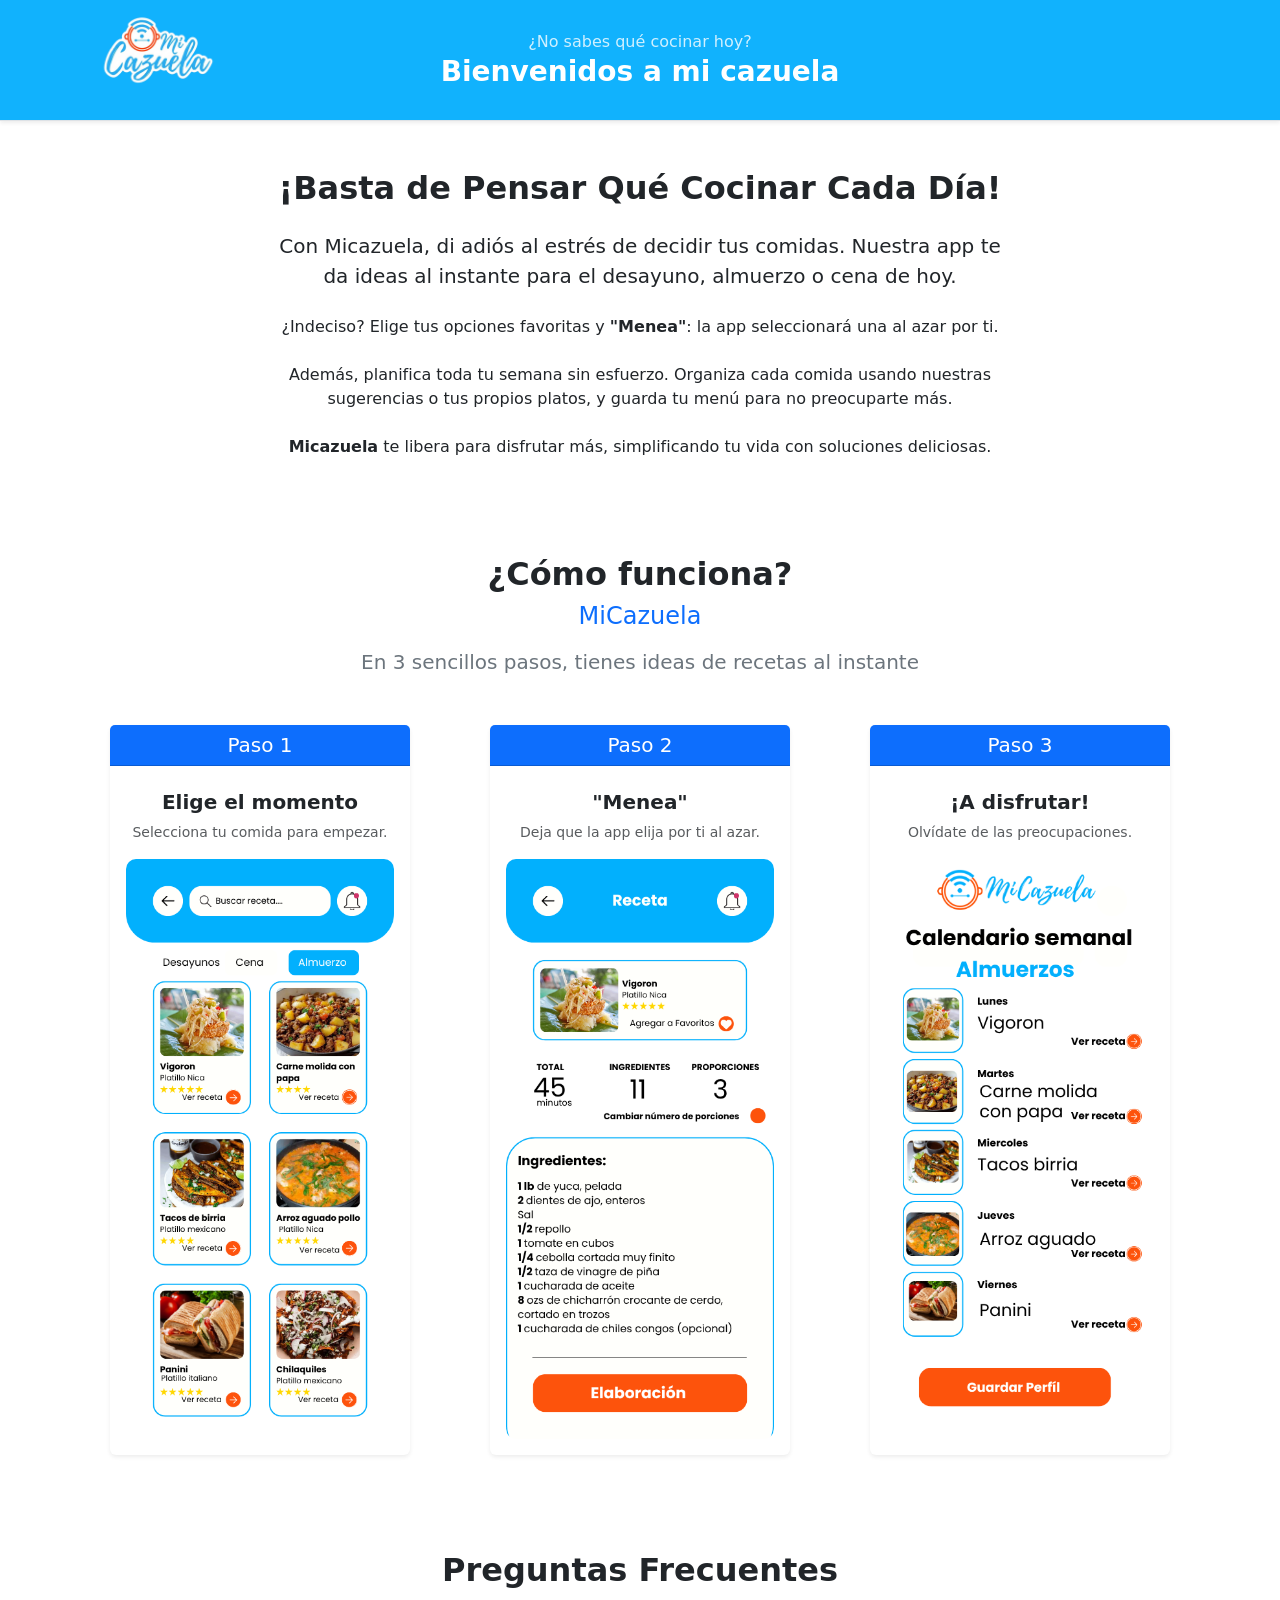
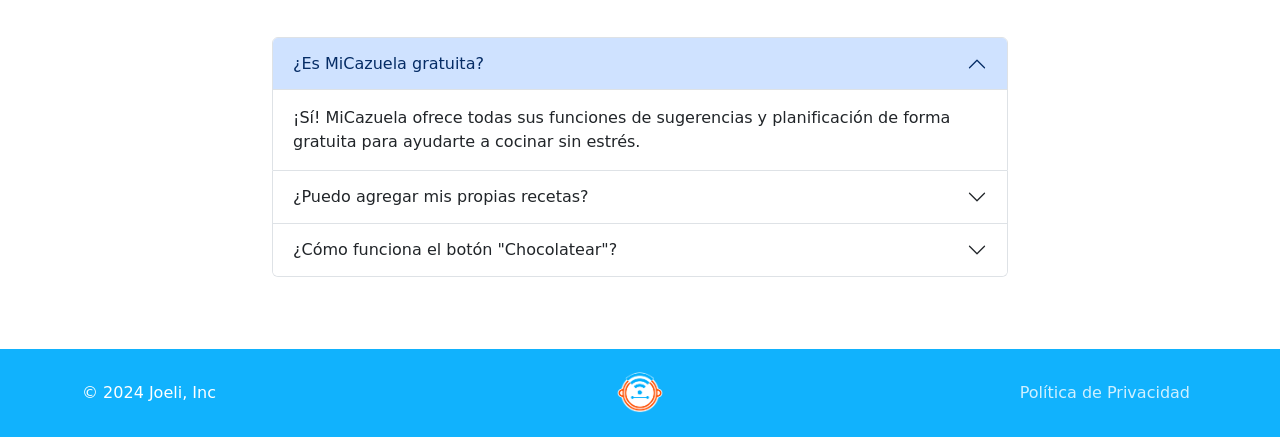
<file: index.html>
<!DOCTYPE html>
<html lang="es">
<head>
    <meta charset="UTF-8">
    <meta name="viewport" content="width=device-width, initial-scale=1.0">
    <link rel="icon" href="nacatamal/logo Micazuela, color, negativo y positivo .png" type="image/png" sizes="16x16">
    <title>Mi cazuela</title>
    <link rel="stylesheet" href="style.css">
    <link href="https://cdn.jsdelivr.net/npm/bootstrap@5.3.0/dist/css/bootstrap.min.css" rel="stylesheet">
    <link rel="stylesheet" href="https://cdn.jsdelivr.net/npm/bootstrap-icons@1.11.0/font/bootstrap-icons.css">

</head>

<body class="d-flex flex-column min-vh-100">

<header id="mi-header" class="border-bottom shadow-sm">
    <div class="container">
        <div class="row align-items-center">
            
            <div class="col-md-3 text-center text-md-start">
                <img src="nacatamal/logo con letras.png" 
                     alt="Logo" 
                     class="logo-header-grande">
            </div>

            <div class="col-md-6 text-center">
                <h3 class="h6 mb-1 d-none d-md-block">¿No sabes qué cocinar hoy?</h3>
                <h1 class="h3 fw-bold mb-0">Bienvenidos a mi cazuela</h1>
            </div>

            <div class="col-md-3 d-none d-md-block"></div>
            
        </div>
    </div>
</header>

    <main class="flex-shrink-0">
        <section class="container my-5 text-center">
            <div class="row justify-content-center">
                <div class="col-lg-8">
                    <h2 class="fw-bold mb-4">¡Basta de Pensar Qué Cocinar Cada Día!</h2>
                    <p class="lead mb-4">
                        Con <strong>Micazuela</strong>, di adiós al estrés de decidir tus comidas. 
                        Nuestra app te da ideas al instante para el desayuno, almuerzo o cena de hoy.
                    </p>
                    <p class="mb-4">
                        ¿Indeciso? Elige tus opciones favoritas y <strong>"Menea"</strong>: la app seleccionará una al azar por ti.
                    </p>
                    <p class="mb-4">
                        Además, planifica toda tu semana sin esfuerzo. Organiza cada comida usando nuestras sugerencias 
                        o tus propios platos, y guarda tu menú para no preocuparte más.
                    </p>
                    <p class="mb-4">
                        <strong>Micazuela</strong> te libera para disfrutar más, simplificando tu vida con soluciones deliciosas.
                    </p>
                </div>
            </div>
        </section>


<section class="container my-5 py-4 text-center">
    <h2 class="fw-bold text-dark">¿Cómo funciona?</h2>
    <p class="h4 text-primary mb-3">MiCazuela</p>
    <p class="lead mb-5 text-secondary">En 3 sencillos pasos, tienes ideas de recetas al instante</p>
    
    <div class="row g-4 justify-content-center">
        <div class="col-12 col-md-4 d-flex justify-content-center">
            <div class="card shadow-sm border-0 h-100" style="max-width: 300px;">
                <h5 class="card-header bg-primary text-white py-2">Paso 1</h5>
                <div class="card-body p-3 d-flex flex-column align-items-center">
                    <h5 class="card-title mt-2 fw-bold">Elige el momento</h5>
                    <p class="card-text small text-muted mb-3">Selecciona tu comida para empezar.</p>
                    
                    <img src="nacatamal/seleccion.png" alt="Selección" 
                        class="img-fluid"
                        style="border-radius: 10px; width: 100%; height: auto; object-fit: cover;">
                </div>
            </div>
        </div>

        <div class="col-12 col-md-4 d-flex justify-content-center">
            <div class="card shadow-sm border-0 h-100" style="max-width: 300px;">
                <h5 class="card-header bg-primary text-white py-2">Paso 2</h5>
                <div class="card-body p-3 d-flex flex-column align-items-center">
                    <h5 class="card-title mt-2 fw-bold">"Menea"</h5>
                    <p class="card-text small text-muted mb-3">Deja que la app elija por ti al azar.</p>
                    
                    <img src="nacatamal/receta.png" alt="Receta" 
                        class="img-fluid"
                        style="border-radius: 10px; width: 100%; height: auto; object-fit: cover;">
                </div>
            </div>
        </div>

        <div class="col-12 col-md-4 d-flex justify-content-center">
            <div class="card shadow-sm border-0 h-100" style="max-width: 300px;">
                <h5 class="card-header bg-primary text-white py-2">Paso 3</h5>
                <div class="card-body p-3 d-flex flex-column align-items-center">
                    <h5 class="card-title mt-2 fw-bold">¡A disfrutar!</h5>
                    <p class="card-text small text-muted mb-3">Olvídate de las preocupaciones.</p>
                    
                    <img src="nacatamal/8.png" alt="Disfrutar" 
                        class="img-fluid"
                        style="border-radius: 10px; width: 100%; height: auto; object-fit: cover;">
                </div>
            </div>
        </div>
    </div>
</section>

<section class="container my-5 py-4">
    <h2 class="fw-bold text-center mb-5">Preguntas Frecuentes</h2>
    
    <div class="row justify-content-center">
        <div class="col-lg-8">
            <div class="accordion" id="accordionFAQ">
                
                <div class="accordion-item">
                    <h2 class="accordion-header">
                        <button class="accordion-button" type="button" data-bs-toggle="collapse" data-bs-target="#collapseOne" aria-expanded="true" aria-controls="collapseOne">
                            ¿Es MiCazuela gratuita?
                        </button>
                    </h2>
                    <div id="collapseOne" class="accordion-collapse collapse show" data-bs-parent="#accordionFAQ">
                        <div class="accordion-body">
                            ¡Sí! MiCazuela ofrece todas sus funciones de sugerencias y planificación de forma gratuita para ayudarte a cocinar sin estrés.
                        </div>
                    </div>
                </div>

                <div class="accordion-item">
                    <h2 class="accordion-header">
                        <button class="accordion-button collapsed" type="button" data-bs-toggle="collapse" data-bs-target="#collapseTwo" aria-expanded="false" aria-controls="collapseTwo">
                            ¿Puedo agregar mis propias recetas?
                        </button>
                    </h2>
                    <div id="collapseTwo" class="accordion-collapse collapse" data-bs-parent="#accordionFAQ">
                        <div class="accordion-body">
                            ¡Por supuesto! Puedes añadir tus platos favoritos al sistema para que también aparezcan cuando decidas "Menear" tu menú.
                        </div>
                    </div>
                </div>

                <div class="accordion-item">
                    <h2 class="accordion-header">
                        <button class="accordion-button collapsed" type="button" data-bs-toggle="collapse" data-bs-target="#collapseThree" aria-expanded="false" aria-controls="collapseThree">
                            ¿Cómo funciona el botón "Chocolatear"?
                        </button>
                    </h2>
                    <div id="collapseThree" class="accordion-collapse collapse" data-bs-parent="#accordionFAQ">
                        <div class="accordion-body">
                            Es nuestra función estrella. Si no sabes qué elegir, el sistema toma tus opciones favoritas y selecciona una al azar para ahorrarte la fatiga de decidir.
                        </div>
                    </div>
                </div>

            </div>
        </div>
    </div>
</section>
    </main>

<footer class="footer mt-auto py-3 footer-azul">
    <div class="container d-flex flex-wrap justify-content-between align-items-center">
        
        <div class="col-md-4 mb-0 text-start">
            <p>© 2024 Joeli, Inc</p>
        </div>

        <div class="col-md-4 d-flex justify-content-center mb-3 mb-md-0">
            <img src="nacatamal/logo Micazuela, color, negativo y positivo .png" 
                 alt="Logo Mi Cazuela" 
                 class="logo-como-icono">
        </div>

        <div class="col-md-4">
            <ul class="nav justify-content-end">
                <li class="nav-item">
                    <a href="politicas.html" class="nav-link px-2 enlace-footer">Política de Privacidad</a>
                </li>
            </ul>
        </div>
        
    </div>
</footer>

    <script src="https://cdn.jsdelivr.net/npm/bootstrap@5.3.0/dist/js/bootstrap.bundle.min.js"></script>
</body>
</html>
</file>
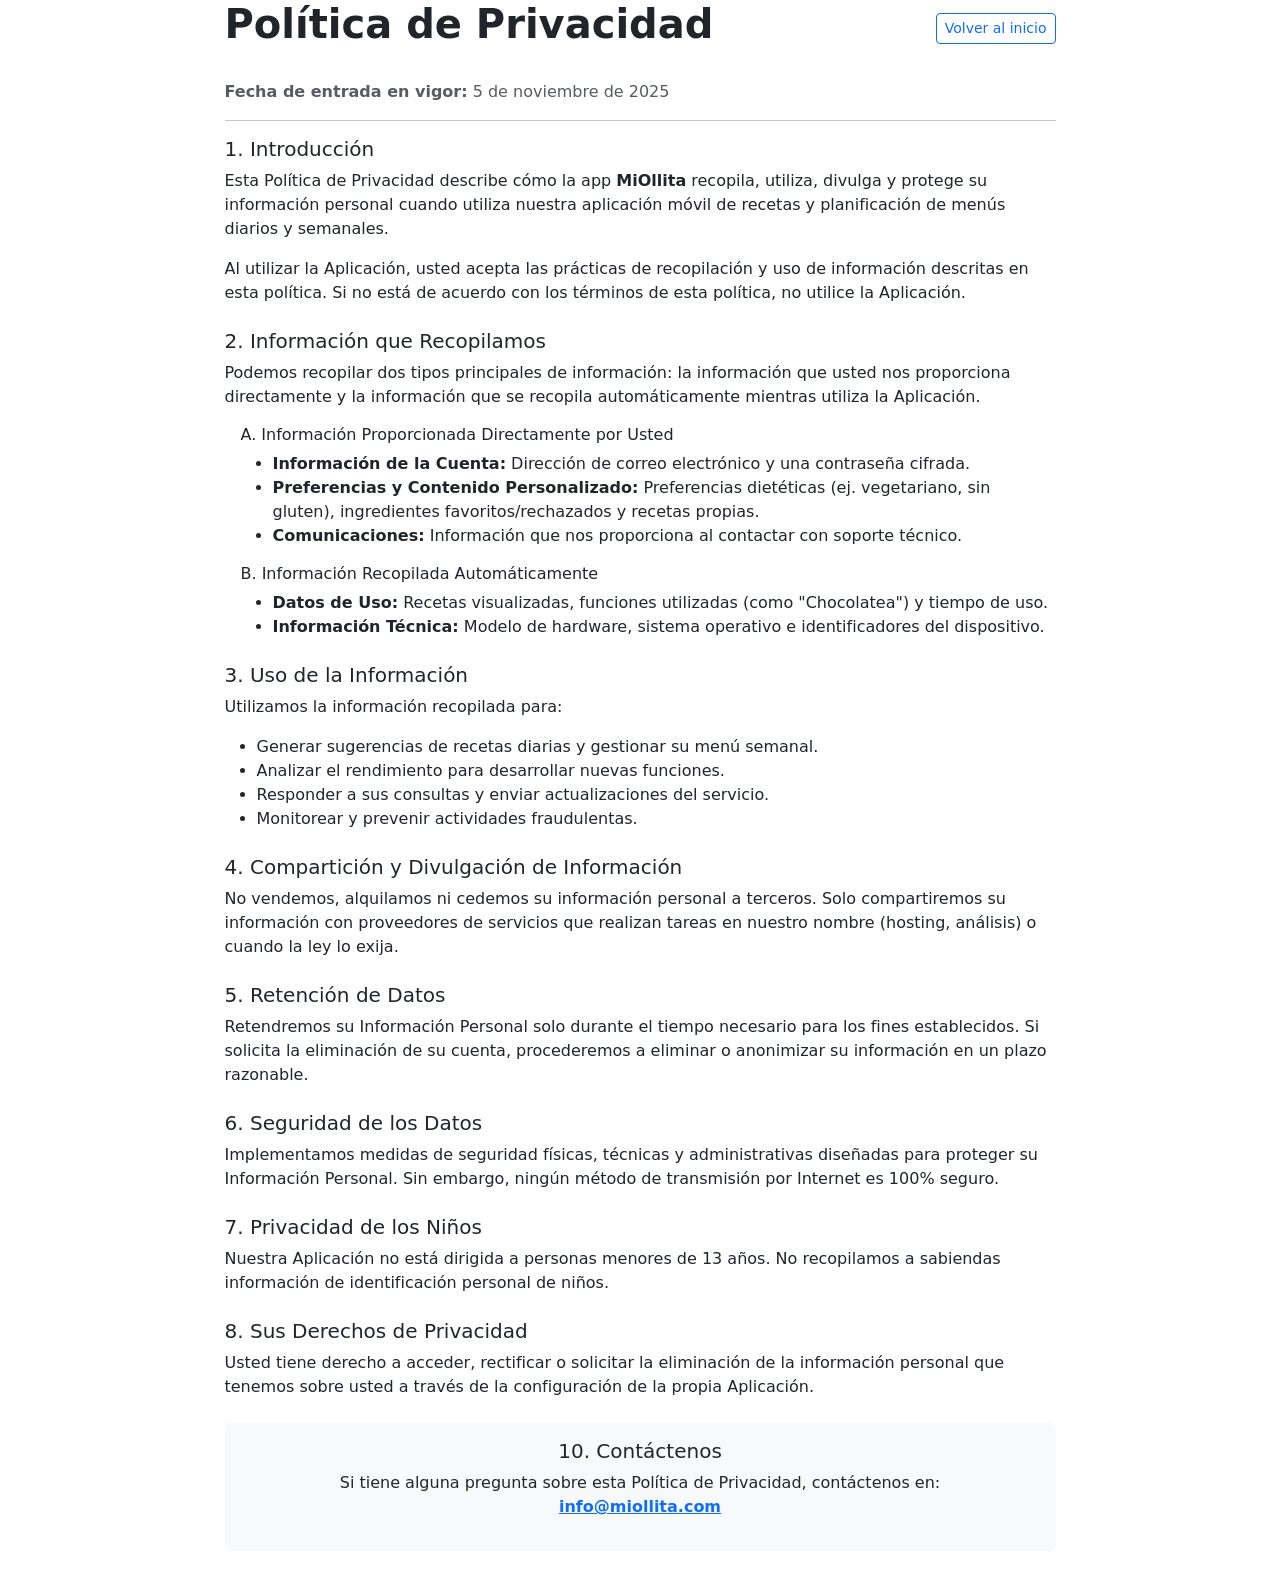
<file: politicas.html>
<!DOCTYPE html>
<html lang="es">
<head>
    <meta charset="UTF-8">
    <meta name="viewport" content="width=device-width, initial-scale=1.0">
    <title>Política de Privacidad - MiOllita</title>
    <link href="https://cdn.jsdelivr.net/npm/bootstrap@5.3.0/dist/css/bootstrap.min.css" rel="stylesheet">
    <link rel="stylesheet" href="style.css">
    
</head>
<body>

    <div class="container">
        <div class="row justify-content-center">
            <div class="col-lg-9 policy-container">
                
                <div class="d-flex justify-content-between align-items-center mb-4">
                    <h1 class="fw-bold">Política de Privacidad</h1>
                    <a href="index.html" class="btn btn-outline-primary btn-sm">Volver al inicio</a>
                </div>

                <p class="text-muted"><strong>Fecha de entrada en vigor:</strong> 5 de noviembre de 2025</p>
                <hr>

                <section class="mb-4">
                    <h5>1. Introducción</h5>
                    <p>Esta Política de Privacidad describe cómo la app <strong>MiOllita</strong> recopila, utiliza, divulga y protege su información personal cuando utiliza nuestra aplicación móvil de recetas y planificación de menús diarios y semanales.</p>
                    <p>Al utilizar la Aplicación, usted acepta las prácticas de recopilación y uso de información descritas en esta política. Si no está de acuerdo con los términos de esta política, no utilice la Aplicación.</p>
                </section>

                <section class="mb-4">
                    <h5>2. Información que Recopilamos</h5>
                    <p>Podemos recopilar dos tipos principales de información: la información que usted nos proporciona directamente y la información que se recopila automáticamente mientras utiliza la Aplicación.</p>
                    
                    <div class="ms-3">
                        <h6>A. Información Proporcionada Directamente por Usted</h6>
                        <ul>
                            <li><strong>Información de la Cuenta:</strong> Dirección de correo electrónico y una contraseña cifrada.</li>
                            <li><strong>Preferencias y Contenido Personalizado:</strong> Preferencias dietéticas (ej. vegetariano, sin gluten), ingredientes favoritos/rechazados y recetas propias.</li>
                            <li><strong>Comunicaciones:</strong> Información que nos proporciona al contactar con soporte técnico.</li>
                        </ul>

                        <h6>B. Información Recopilada Automáticamente</h6>
                        <ul>
                            <li><strong>Datos de Uso:</strong> Recetas visualizadas, funciones utilizadas (como "Chocolatea") y tiempo de uso.</li>
                            <li><strong>Información Técnica:</strong> Modelo de hardware, sistema operativo e identificadores del dispositivo.</li>
                        </ul>
                    </div>
                </section>

                <section class="mb-4">
                    <h5>3. Uso de la Información</h5>
                    <p>Utilizamos la información recopilada para:</p>
                    <ul>
                        <li>Generar sugerencias de recetas diarias y gestionar su menú semanal.</li>
                        <li>Analizar el rendimiento para desarrollar nuevas funciones.</li>
                        <li>Responder a sus consultas y enviar actualizaciones del servicio.</li>
                        <li>Monitorear y prevenir actividades fraudulentas.</li>
                    </ul>
                </section>

                <section class="mb-4">
                    <h5>4. Compartición y Divulgación de Información</h5>
                    <p>No vendemos, alquilamos ni cedemos su información personal a terceros. Solo compartiremos su información con proveedores de servicios que realizan tareas en nuestro nombre (hosting, análisis) o cuando la ley lo exija.</p>
                </section>

                <section class="mb-4">
                    <h5>5. Retención de Datos</h5>
                    <p>Retendremos su Información Personal solo durante el tiempo necesario para los fines establecidos. Si solicita la eliminación de su cuenta, procederemos a eliminar o anonimizar su información en un plazo razonable.</p>
                </section>

                <section class="mb-4">
                    <h5>6. Seguridad de los Datos</h5>
                    <p>Implementamos medidas de seguridad físicas, técnicas y administrativas diseñadas para proteger su Información Personal. Sin embargo, ningún método de transmisión por Internet es 100% seguro.</p>
                </section>

                <section class="mb-4">
                    <h5>7. Privacidad de los Niños</h5>
                    <p>Nuestra Aplicación no está dirigida a personas menores de 13 años. No recopilamos a sabiendas información de identificación personal de niños.</p>
                </section>

                <section class="mb-4">
                    <h5>8. Sus Derechos de Privacidad</h5>
                    <p>Usted tiene derecho a acceder, rectificar o solicitar la eliminación de la información personal que tenemos sobre usted a través de la configuración de la propia Aplicación.</p>
                </section>

                <section class="mb-4 text-center py-3 bg-light rounded">
                    <h5>10. Contáctenos</h5>
                    <p>Si tiene alguna pregunta sobre esta Política de Privacidad, contáctenos en:<br>
                    <a href="mailto:info@miollita.com" class="fw-bold">info@miollita.com</a></p>
                </section>

            </div>
        </div>
    </div>

    <script src="https://cdn.jsdelivr.net/npm/bootstrap@5.3.0/dist/js/bootstrap.bundle.min.js"></script>
</body>
</html>
</file>
<file: style.css>
/* ==========================================================================
   CONFIGURACIÓN GLOBAL Y HEADER
   ========================================================================== */
#mi-header {
    background-color: #11b2fd !important;
    min-height: 120px;
    display: flex;
    align-items: center; /* Centrado vertical */
}

/* Tipografía del Header */
#mi-header h1 {
    color: white !important;
    line-height: 1.2;
}

#mi-header h3 {
    color: rgba(255, 255, 255, 0.8) !important;
}

/* Ajuste del Logo Responsivo */
.logo-header-grande {
    width: 150px; /* Tamaño máximo en PC */
    height: auto;
    max-height: 120px;
    object-fit: contain;
    transition: all 0.3s ease;
}

/* AJUSTES PARA MÓVILES (Celulares) */
@media (max-width: 768px) {
    #mi-header {
        padding: 25px 0;
    }
    
    .logo-header-grande {
        width: 100px; /* Se reduce para no saturar */
        margin-bottom: 15px;
    }

    /* Forzamos que en móvil el logo quede arriba y el texto abajo */
    #mi-header .row {
        flex-direction: column;
    }
    
    #mi-header .col-4, 
    #mi-header .col-8 {
        width: 100%;
        text-align: center !important;
    }
}
/* ==========================================================================
   SECCIÓN "CÓMO FUNCIONA" (CARDS Y RESPONSIVIDAD)
   ========================================================================== */

/* Hace que la card se ajuste al contenido (imagen) */
.card-ajustada {
    width: fit-content;
    border: none !important;
    transition: transform 0.2s ease-in-out;
}

.card-ajustada:hover {
    transform: translateY(-5px);
}

/* Estilo de la imagen con el borde de 50px pedido */
.img-pasos {
    border-radius: 50px;
    display: block;
    max-width: 250px; /* Tamaño máximo en PC */
    height: auto;
    margin: 0 auto;
}

/* Ajuste para que en móviles la imagen sea fluida */
@media (max-width: 768px) {
    .img-pasos {
        max-width: 100%;
        width: 200px; /* Tamaño un poco más pequeño en móvil para que no sature */
    }
}

/* ==========================================================================
   FOOTER (AZUL Y TEXTO BLANCO)
   ========================================================================== */
.footer-azul {
    background-color: #11b2fd !important;
    border-top: none !important;
}

/* Texto de copyright */
.footer-azul p {
    color: white !important;
    margin-bottom: 0;
}

/* Logo adaptable en el centro */
.logo-como-icono {
    height: 3.5rem; /* Un poco más grande como pediste */
    width: auto;
    display: block;
    object-fit: contain;
    /* filter: brightness(0) invert(1); <--- Descomenta si lo quieres blanco total */
}

/* Enlaces del Footer */
.enlace-footer {
    color: rgba(255, 255, 255, 0.8) !important;
    text-decoration: none;
    transition: all 0.3s ease;
}

.enlace-footer:hover {
    color: white !important;
    text-decoration: underline;
}

/* Ajuste para que en móviles no se amontone */
@media (max-width: 768px) {
    .footer-azul .container {
        flex-direction: column;
        gap: 1.5rem;
    }
}

/* ==========================================================================
   UTILIDADES COMPLEMENTARIAS
   ========================================================================== */
.text-primary {
    color: #11b2fd !important;
}

.btn-primary {
    background-color: #11b2fd !important;
    border-color: #11b2fd !important;
}
</file>
